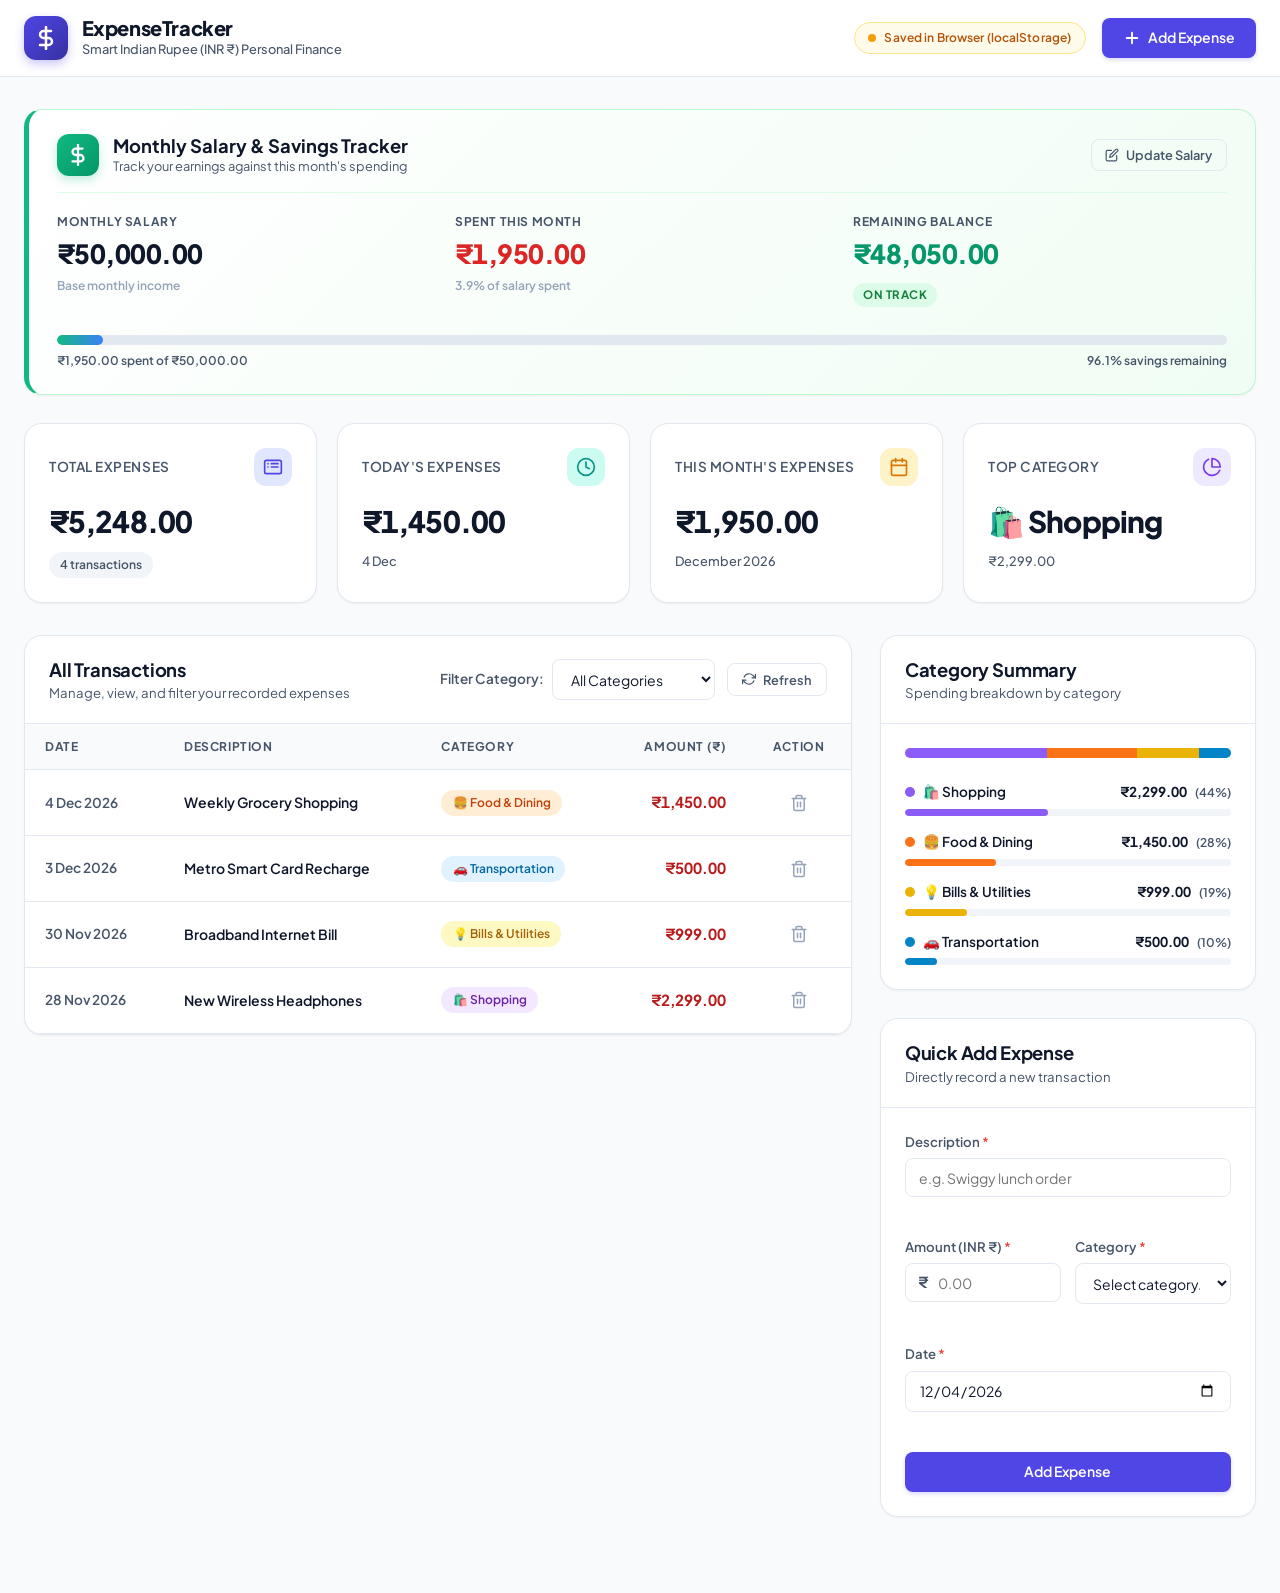
<file: docs/index.html>
<!DOCTYPE html>
<html lang="en">
<head>
    <meta charset="UTF-8">
    <meta name="viewport" content="width=device-width, initial-scale=1.0">
    <title>Expense Tracker — Personal Finance Dashboard</title>
    <!-- Google Fonts for modern typography -->
    <link rel="preconnect" href="https://fonts.googleapis.com">
    <link rel="preconnect" href="https://fonts.gstatic.com" crossorigin>
    <link href="https://fonts.googleapis.com/css2?family=Plus+Jakarta+Sans:wght@400;500;600;700;800&display=swap" rel="stylesheet">
    <link rel="stylesheet" href="css/style.css">
</head>
<body>
    <div class="app-layout">
        <!-- Top Navigation Bar -->
        <header class="navbar">
            <div class="nav-container">
                <div class="brand">
                    <div class="brand-icon">
                        <svg width="24" height="24" viewBox="0 0 24 24" fill="none" stroke="currentColor" stroke-width="2.5" stroke-linecap="round" stroke-linejoin="round">
                            <line x1="12" y1="1" x2="12" y2="23"></line>
                            <path d="M17 5H9.5a3.5 3.5 0 0 0 0 7h5a3.5 3.5 0 0 1 0 7H6"></path>
                        </svg>
                    </div>
                    <div>
                        <h1 class="brand-title">ExpenseTracker</h1>
                        <p class="brand-subtitle">Smart Indian Rupee (INR ₹) Personal Finance</p>
                    </div>
                </div>

                <div class="nav-actions">
                    <div class="memory-badge" title="Data is saved in your browser and persists across page refreshes">
                        <span class="badge-dot"></span>
                        <span>Saved in Browser (localStorage)</span>
                    </div>
                    <button class="btn btn-primary" id="openAddModalBtn" aria-label="Add Expense">
                        <svg width="18" height="18" viewBox="0 0 24 24" fill="none" stroke="currentColor" stroke-width="2.5" stroke-linecap="round" stroke-linejoin="round">
                            <line x1="12" y1="5" x2="12" y2="19"></line>
                            <line x1="5" y1="12" x2="19" y2="12"></line>
                        </svg>
                        <span>Add Expense</span>
                    </button>
                </div>
            </div>
        </header>

        <!-- Main Content Area -->
        <main class="main-container">
            <!-- Monthly Salary & Savings Tracker Card -->
            <section class="salary-card" aria-label="Monthly Salary and Savings Overview">
                <div class="salary-header">
                    <div class="salary-title-wrap">
                        <div class="salary-icon-badge">
                            <svg width="22" height="22" viewBox="0 0 24 24" fill="none" stroke="currentColor" stroke-width="2.5" stroke-linecap="round" stroke-linejoin="round">
                                <line x1="12" y1="1" x2="12" y2="23"></line>
                                <path d="M17 5H9.5a3.5 3.5 0 0 0 0 7h5a3.5 3.5 0 0 1 0 7H6"></path>
                            </svg>
                        </div>
                        <div>
                            <h2 class="salary-heading">Monthly Salary &amp; Savings Tracker</h2>
                            <p class="salary-subheading">Track your earnings against this month's spending</p>
                        </div>
                    </div>
                    <button class="btn btn-outline btn-sm salary-edit-btn" id="openSalaryModalBtn" title="Update your monthly salary">
                        <svg width="14" height="14" viewBox="0 0 24 24" fill="none" stroke="currentColor" stroke-width="2" stroke-linecap="round" stroke-linejoin="round">
                            <path d="M11 4H4a2 2 0 0 0-2 2v14a2 2 0 0 0 2 2h14a2 2 0 0 0 2-2v-7"></path>
                            <path d="M18.5 2.5a2.121 2.121 0 0 1 3 3L12 15l-4 1 1-4 9.5-9.5z"></path>
                        </svg>
                        <span>Update Salary</span>
                    </button>
                </div>

                <div class="salary-metrics-row">
                    <!-- Monthly Salary -->
                    <div class="salary-metric-block">
                        <span class="salary-metric-label">Monthly Salary</span>
                        <div class="salary-metric-value" id="displayMonthlySalary">₹50,000.00</div>
                        <span class="salary-metric-sub">Base monthly income</span>
                    </div>

                    <!-- Spent This Month -->
                    <div class="salary-metric-block">
                        <span class="salary-metric-label">Spent This Month</span>
                        <div class="salary-metric-value text-spent" id="displaySalarySpent">₹0.00</div>
                        <span class="salary-metric-sub" id="displaySpentPctLabel">0.0% of salary</span>
                    </div>

                    <!-- Remaining Balance / Savings -->
                    <div class="salary-metric-block">
                        <span class="salary-metric-label">Remaining Balance</span>
                        <div class="salary-metric-value text-remaining" id="displayRemainingSalary">₹50,000.00</div>
                        <div class="status-badge-wrap">
                            <span class="salary-status-badge badge-safe" id="salaryStatusBadge">On Track</span>
                        </div>
                    </div>
                </div>

                <!-- Salary Progress Bar -->
                <div class="salary-progress-wrapper">
                    <div class="salary-progress-bar">
                        <div class="salary-progress-fill" id="salaryProgressFill" style="width: 0%;"></div>
                    </div>
                    <div class="salary-progress-labels">
                        <span id="salaryProgressText">₹0.00 spent of ₹50,000.00</span>
                        <span id="salaryRemainingPctText">100% savings remaining</span>
                    </div>
                </div>
            </section>

            <!-- Metric Summary Cards -->
            <section class="metrics-grid" aria-label="Expense Summary Metrics">
                <!-- Card 1: Total Expenses -->
                <div class="metric-card metric-total">
                    <div class="metric-header">
                        <span class="metric-label">Total Expenses</span>
                        <div class="metric-icon total-icon">
                            <svg width="20" height="20" viewBox="0 0 24 24" fill="none" stroke="currentColor" stroke-width="2" stroke-linecap="round" stroke-linejoin="round">
                                <rect x="2" y="4" width="20" height="16" rx="2"></rect>
                                <line x1="6" y1="8" x2="6" y2="8"></line>
                                <line x1="10" y1="8" x2="18" y2="8"></line>
                                <line x1="6" y1="12" x2="6" y2="12"></line>
                                <line x1="10" y1="12" x2="18" y2="12"></line>
                            </svg>
                        </div>
                    </div>
                    <div class="metric-value" id="totalExpenses">₹0.00</div>
                    <div class="metric-footer">
                        <span class="badge badge-neutral" id="totalCountBadge">0 transactions</span>
                    </div>
                </div>

                <!-- Card 2: Today's Expenses -->
                <div class="metric-card metric-today">
                    <div class="metric-header">
                        <span class="metric-label">Today's Expenses</span>
                        <div class="metric-icon today-icon">
                            <svg width="20" height="20" viewBox="0 0 24 24" fill="none" stroke="currentColor" stroke-width="2" stroke-linecap="round" stroke-linejoin="round">
                                <circle cx="12" cy="12" r="10"></circle>
                                <polyline points="12 6 12 12 16 14"></polyline>
                            </svg>
                        </div>
                    </div>
                    <div class="metric-value" id="todayExpenses">₹0.00</div>
                    <div class="metric-footer">
                        <span class="metric-hint" id="todayDateLabel">Today</span>
                    </div>
                </div>

                <!-- Card 3: This Month's Expenses -->
                <div class="metric-card metric-month">
                    <div class="metric-header">
                        <span class="metric-label">This Month's Expenses</span>
                        <div class="metric-icon month-icon">
                            <svg width="20" height="20" viewBox="0 0 24 24" fill="none" stroke="currentColor" stroke-width="2" stroke-linecap="round" stroke-linejoin="round">
                                <rect x="3" y="4" width="18" height="18" rx="2" ry="2"></rect>
                                <line x1="16" y1="2" x2="16" y2="6"></line>
                                <line x1="8" y1="2" x2="8" y2="6"></line>
                                <line x1="3" y1="10" x2="21" y2="10"></line>
                            </svg>
                        </div>
                    </div>
                    <div class="metric-value" id="monthExpenses">₹0.00</div>
                    <div class="metric-footer">
                        <span class="metric-hint" id="currentMonthLabel">This Month</span>
                    </div>
                </div>

                <!-- Card 4: Top Category -->
                <div class="metric-card metric-category">
                    <div class="metric-header">
                        <span class="metric-label">Top Category</span>
                        <div class="metric-icon cat-icon">
                            <svg width="20" height="20" viewBox="0 0 24 24" fill="none" stroke="currentColor" stroke-width="2" stroke-linecap="round" stroke-linejoin="round">
                                <path d="M21.21 15.89A10 10 0 1 1 8 2.83"></path>
                                <path d="M22 12A10 10 0 0 0 12 2v10z"></path>
                            </svg>
                        </div>
                    </div>
                    <div class="metric-value text-truncate" id="topCategoryName">—</div>
                    <div class="metric-footer">
                        <span class="metric-hint" id="topCategoryAmount">₹0.00</span>
                    </div>
                </div>
            </section>

            <!-- Dashboard Split: Main Table & Sidebar Summary -->
            <div class="dashboard-grid">
                <!-- Left Section: Transaction Table and Filter Bar -->
                <div class="content-column">
                    <div class="card table-card">
                        <div class="card-header">
                            <div>
                                <h2 class="card-title">All Transactions</h2>
                                <p class="card-subtitle">Manage, view, and filter your recorded expenses</p>
                            </div>
                            <!-- Filter Controls -->
                            <div class="filter-controls">
                                <div class="filter-group">
                                    <label for="categoryFilter" class="filter-label">Filter Category:</label>
                                    <select id="categoryFilter" class="select-input">
                                        <option value="All">All Categories</option>
                                        <option value="Food &amp; Dining">🍔 Food &amp; Dining</option>
                                        <option value="Transportation">🚗 Transportation</option>
                                        <option value="Shopping">🛍️ Shopping</option>
                                        <option value="Entertainment">🎬 Entertainment</option>
                                        <option value="Bills &amp; Utilities">💡 Bills &amp; Utilities</option>
                                        <option value="Healthcare">💊 Healthcare</option>
                                        <option value="Education">📚 Education</option>
                                        <option value="Other">🏷️ Other</option>
                                    </select>
                                </div>
                                <button class="btn btn-outline btn-sm" id="refreshBtn" title="Refresh data">
                                    <svg width="14" height="14" viewBox="0 0 24 24" fill="none" stroke="currentColor" stroke-width="2" stroke-linecap="round" stroke-linejoin="round">
                                        <polyline points="23 4 23 10 17 10"></polyline>
                                        <polyline points="1 20 1 14 7 14"></polyline>
                                        <path d="M3.51 9a9 9 0 0 1 14.85-3.36L23 10M1 14l4.64 4.36A9 9 0 0 0 20.49 15"></path>
                                    </svg>
                                    <span>Refresh</span>
                                </button>
                            </div>
                        </div>

                        <!-- Transactions Table -->
                        <div class="table-responsive">
                            <table class="transaction-table" id="transactionTable">
                                <thead>
                                    <tr>
                                        <th>Date</th>
                                        <th>Description</th>
                                        <th>Category</th>
                                        <th class="text-right">Amount (₹)</th>
                                        <th class="text-center">Action</th>
                                    </tr>
                                </thead>
                                <tbody id="expensesTableBody">
                                    <!-- Dynamic rows loaded via app.js -->
                                </tbody>
                            </table>
                        </div>

                        <!-- Empty State Message (shown when there are no expenses) -->
                        <div class="empty-state" id="emptyState" style="display: none;">
                            <div class="empty-state-icon">
                                <svg width="48" height="48" viewBox="0 0 24 24" fill="none" stroke="currentColor" stroke-width="1.5" stroke-linecap="round" stroke-linejoin="round">
                                    <path d="M14 2H6a2 2 0 0 0-2 2v16a2 2 0 0 0 2 2h12a2 2 0 0 0 2-2V8z"></path>
                                    <polyline points="14 2 14 8 20 8"></polyline>
                                    <line x1="16" y1="13" x2="8" y2="13"></line>
                                    <line x1="16" y1="17" x2="8" y2="17"></line>
                                    <polyline points="10 9 9 9 8 9"></polyline>
                                </svg>
                            </div>
                            <h3 class="empty-state-title" id="emptyStateTitle">No Expenses Found</h3>
                            <p class="empty-state-text" id="emptyStateMessage">You haven't recorded any expenses yet. Start tracking your finances by adding your first expense!</p>
                            <button class="btn btn-primary" id="emptyAddBtn">
                                <svg width="16" height="16" viewBox="0 0 24 24" fill="none" stroke="currentColor" stroke-width="2.5" stroke-linecap="round" stroke-linejoin="round">
                                    <line x1="12" y1="5" x2="12" y2="19"></line>
                                    <line x1="5" y1="12" x2="19" y2="12"></line>
                                </svg>
                                <span>Add Your First Expense</span>
                            </button>
                        </div>
                    </div>
                </div>

                <!-- Right Section: Category-wise Expense Summary & Quick Add -->
                <div class="sidebar-column">
                    <!-- Category Breakdown Card -->
                    <div class="card">
                        <div class="card-header">
                            <div>
                                <h2 class="card-title">Category Summary</h2>
                                <p class="card-subtitle">Spending breakdown by category</p>
                            </div>
                        </div>
                        <div class="card-body">
                            <!-- Visual Progress Bar Meter -->
                            <div class="distribution-meter" id="distributionMeter" title="Overall Distribution">
                                <!-- Colored meter segments -->
                            </div>

                            <!-- Category Breakdown List -->
                            <div class="category-breakdown-list" id="categoryBreakdownList">
                                <!-- Populated dynamically -->
                            </div>
                            <div class="empty-category-hint" id="emptyCategoryHint" style="display: none;">
                                No spending data to summarize.
                            </div>
                        </div>
                    </div>

                    <!-- Quick Add Expense Card -->
                    <div class="card quick-add-card">
                        <div class="card-header">
                            <div>
                                <h2 class="card-title">Quick Add Expense</h2>
                                <p class="card-subtitle">Directly record a new transaction</p>
                            </div>
                        </div>
                        <div class="card-body">
                            <form id="quickAddForm" novalidate>
                                <div class="form-group">
                                    <label for="quickDescription">Description <span class="required">*</span></label>
                                    <input type="text" id="quickDescription" class="form-control" placeholder="e.g. Swiggy lunch order" required minlength="2" maxlength="150">
                                    <span class="field-error" id="quickDescError"></span>
                                </div>

                                <div class="form-row">
                                    <div class="form-group col-half">
                                        <label for="quickAmount">Amount (INR ₹) <span class="required">*</span></label>
                                        <div class="currency-input-wrapper">
                                            <span class="currency-prefix">₹</span>
                                            <input type="number" id="quickAmount" class="form-control with-prefix" placeholder="0.00" min="0.01" step="0.01" required>
                                        </div>
                                        <span class="field-error" id="quickAmountError"></span>
                                    </div>
                                    <div class="form-group col-half">
                                        <label for="quickCategory">Category <span class="required">*</span></label>
                                        <select id="quickCategory" class="form-control" required>
                                            <option value="">Select category...</option>
                                            <option value="Food &amp; Dining">Food &amp; Dining</option>
                                            <option value="Transportation">Transportation</option>
                                            <option value="Shopping">Shopping</option>
                                            <option value="Entertainment">Entertainment</option>
                                            <option value="Bills &amp; Utilities">Bills &amp; Utilities</option>
                                            <option value="Healthcare">Healthcare</option>
                                            <option value="Education">Education</option>
                                            <option value="Other">Other</option>
                                        </select>
                                        <span class="field-error" id="quickCategoryError"></span>
                                    </div>
                                </div>

                                <div class="form-group">
                                    <label for="quickDate">Date <span class="required">*</span></label>
                                    <input type="date" id="quickDate" class="form-control" required>
                                    <span class="field-error" id="quickDateError"></span>
                                </div>

                                <button type="submit" class="btn btn-primary btn-block" id="quickSubmitBtn">
                                    <span class="btn-text">Add Expense</span>
                                </button>
                            </form>
                        </div>
                    </div>
                </div>
            </div>
        </main>
    </div>

    <!-- Modal: Add Expense (Opens via Header "+ Add Expense" Button) -->
    <div class="modal-backdrop" id="addExpenseModal" aria-hidden="true" role="dialog">
        <div class="modal-card">
            <div class="modal-header">
                <div>
                    <h2 class="modal-title">Add New Expense</h2>
                    <p class="modal-subtitle">Enter transaction details below</p>
                </div>
                <button class="modal-close-btn" id="closeModalBtn" aria-label="Close dialog">&times;</button>
            </div>
            <form id="modalAddForm" novalidate>
                <div class="modal-body">
                    <!-- Global Form Alert (for errors) -->
                    <div class="form-alert" id="modalFormAlert" style="display: none;"></div>

                    <div class="form-group">
                        <label for="modalDescription">Description <span class="required">*</span></label>
                        <input type="text" id="modalDescription" class="form-control" placeholder="e.g. Monthly Grocery Shopping" required minlength="2" maxlength="150">
                        <span class="field-error" id="modalDescError"></span>
                    </div>

                    <div class="form-row">
                        <div class="form-group col-half">
                            <label for="modalAmount">Amount (INR ₹) <span class="required">*</span></label>
                            <div class="currency-input-wrapper">
                                <span class="currency-prefix">₹</span>
                                <input type="number" id="modalAmount" class="form-control with-prefix" placeholder="0.00" min="0.01" step="0.01" required>
                            </div>
                            <span class="field-error" id="modalAmountError"></span>
                        </div>

                        <div class="form-group col-half">
                            <label for="modalCategory">Category <span class="required">*</span></label>
                            <select id="modalCategory" class="form-control" required>
                                <option value="">Select category...</option>
                                <option value="Food &amp; Dining">🍔 Food &amp; Dining</option>
                                <option value="Transportation">🚗 Transportation</option>
                                <option value="Shopping">🛍️ Shopping</option>
                                <option value="Entertainment">🎬 Entertainment</option>
                                <option value="Bills &amp; Utilities">💡 Bills &amp; Utilities</option>
                                <option value="Healthcare">💊 Healthcare</option>
                                <option value="Education">📚 Education</option>
                                <option value="Other">🏷️ Other</option>
                            </select>
                            <span class="field-error" id="modalCategoryError"></span>
                        </div>
                    </div>

                    <div class="form-group">
                        <label for="modalDate">Date <span class="required">*</span></label>
                        <input type="date" id="modalDate" class="form-control" required>
                        <span class="field-error" id="modalDateError"></span>
                    </div>
                </div>

                <div class="modal-footer">
                    <button type="button" class="btn btn-outline" id="cancelModalBtn">Cancel</button>
                    <button type="submit" class="btn btn-primary" id="saveExpenseBtn">
                        <span class="btn-text">Save Expense</span>
                    </button>
                </div>
            </form>
        </div>
    </div>

    <!-- Modal: Confirm Delete -->
    <div class="modal-backdrop" id="deleteConfirmModal" aria-hidden="true" role="dialog">
        <div class="modal-card modal-sm">
            <div class="modal-header">
                <div>
                    <h2 class="modal-title">Delete Expense?</h2>
                    <p class="modal-subtitle">Are you sure you want to remove this transaction?</p>
                </div>
                <button class="modal-close-btn" id="closeDeleteModalBtn" aria-label="Close dialog">&times;</button>
            </div>
            <div class="modal-body">
                <div class="delete-expense-preview">
                    <div class="delete-item-title" id="deleteExpenseDesc">Description</div>
                    <div class="delete-item-amount" id="deleteExpenseAmt">₹0.00</div>
                </div>
                <p class="delete-warning-text">This expense will be permanently deleted from your browser storage.</p>
            </div>
            <div class="modal-footer">
                <button type="button" class="btn btn-outline" id="cancelDeleteBtn">Cancel</button>
                <button type="button" class="btn btn-danger" id="confirmDeleteBtn">Delete</button>
            </div>
        </div>
    </div>

    <!-- Modal: Update Monthly Salary -->
    <div class="modal-backdrop" id="updateSalaryModal" aria-hidden="true" role="dialog">
        <div class="modal-card modal-sm">
            <div class="modal-header">
                <div>
                    <h2 class="modal-title">Update Monthly Salary</h2>
                    <p class="modal-subtitle">Enter your monthly salary or income in INR (₹)</p>
                </div>
                <button class="modal-close-btn" id="closeSalaryModalBtn" aria-label="Close dialog">&times;</button>
            </div>
            <form id="salaryUpdateForm" novalidate>
                <div class="modal-body">
                    <div class="form-group">
                        <label for="inputMonthlySalary">Monthly Salary (INR ₹) <span class="required">*</span></label>
                        <div class="currency-input-wrapper">
                            <span class="currency-prefix">₹</span>
                            <input type="number" id="inputMonthlySalary" class="form-control with-prefix" placeholder="50000" min="1" step="1" required>
                        </div>
                        <span class="field-error" id="salaryInputError"></span>
                    </div>
                </div>
                <div class="modal-footer">
                    <button type="button" class="btn btn-outline" id="cancelSalaryBtn">Cancel</button>
                    <button type="submit" class="btn btn-primary" id="saveSalaryBtn">
                        <span class="btn-text">Save Salary</span>
                    </button>
                </div>
            </form>
        </div>
    </div>

    <!-- Toast Notifications Container -->
    <div class="toast-container" id="toastContainer" aria-live="polite"></div>

    <!-- localStorage-based app script (no Spring Boot backend needed) -->
    <script src="js/app.js"></script>
</body>
</html>
</file>
<file: docs/css/style.css>
/* ==========================================================================
   Expense Tracker Stylesheet
   Modern, Clean, Responsive CSS for Spring Boot Web Application
   ========================================================================== */

:root {
    /* Color Palette */
    --primary: #4f46e5;
    --primary-hover: #4338ca;
    --primary-light: #e0e7ff;
    --primary-dark: #3730a3;

    --success: #10b981;
    --success-light: #d1fae5;
    --warning: #f59e0b;
    --warning-light: #fef3c7;
    --danger: #ef4444;
    --danger-hover: #dc2626;
    --danger-light: #fee2e2;

    /* Neutrals */
    --bg-body: #f8fafc;
    --bg-card: #ffffff;
    --bg-input: #ffffff;
    --border-color: #e2e8f0;
    --border-focus: #818cf8;

    --text-primary: #0f172a;
    --text-secondary: #475569;
    --text-muted: #94a3b8;

    /* Category Specific Colors */
    --cat-food: #f97316;
    --cat-transport: #0284c7;
    --cat-shopping: #8b5cf6;
    --cat-entertainment: #ec4899;
    --cat-bills: #eab308;
    --cat-health: #059669;
    --cat-education: #2563eb;
    --cat-other: #64748b;

    /* Layout & Geometry */
    --radius-sm: 8px;
    --radius-md: 12px;
    --radius-lg: 18px;
    --radius-full: 9999px;

    --shadow-sm: 0 1px 2px 0 rgb(0 0 0 / 0.05);
    --shadow-md: 0 4px 6px -1px rgb(0 0 0 / 0.07), 0 2px 4px -2px rgb(0 0 0 / 0.07);
    --shadow-lg: 0 10px 15px -3px rgb(0 0 0 / 0.08), 0 4px 6px -4px rgb(0 0 0 / 0.04);
    --shadow-xl: 0 20px 25px -5px rgb(0 0 0 / 0.1), 0 8px 10px -6px rgb(0 0 0 / 0.1);

    --transition: all 0.2s cubic-bezier(0.4, 0, 0.2, 1);
}

/* Reset & Base Styles */
*, *::before, *::after {
    box-sizing: border-box;
    margin: 0;
    padding: 0;
}

body {
    font-family: 'Plus Jakarta Sans', -apple-system, BlinkMacSystemFont, 'Segoe UI', Roboto, Helvetica, Arial, sans-serif;
    background-color: var(--bg-body);
    color: var(--text-primary);
    line-height: 1.5;
    -webkit-font-smoothing: antialiased;
    -moz-osx-font-smoothing: grayscale;
}

/* Layout */
.app-layout {
    min-height: 100vh;
    display: flex;
    flex-direction: column;
}

/* Top Navbar */
.navbar {
    background-color: var(--bg-card);
    border-bottom: 1px solid var(--border-color);
    position: sticky;
    top: 0;
    z-index: 40;
    backdrop-filter: blur(8px);
}

.nav-container {
    max-width: 1280px;
    margin: 0 auto;
    padding: 1rem 1.5rem;
    display: flex;
    align-items: center;
    justify-content: space-between;
    gap: 1rem;
    flex-wrap: wrap;
}

.brand {
    display: flex;
    align-items: center;
    gap: 0.85rem;
}

.brand-icon {
    width: 44px;
    height: 44px;
    border-radius: var(--radius-md);
    background: linear-gradient(135deg, var(--primary) 0%, var(--primary-dark) 100%);
    color: #ffffff;
    display: flex;
    align-items: center;
    justify-content: center;
    box-shadow: 0 4px 10px rgba(79, 70, 229, 0.3);
}

.brand-title {
    font-size: 1.25rem;
    font-weight: 800;
    letter-spacing: -0.02em;
    color: var(--text-primary);
    line-height: 1.2;
}

.brand-subtitle {
    font-size: 0.8rem;
    color: var(--text-secondary);
    font-weight: 500;
}

.nav-actions {
    display: flex;
    align-items: center;
    gap: 1rem;
}

.memory-badge {
    display: inline-flex;
    align-items: center;
    gap: 0.5rem;
    padding: 0.35rem 0.85rem;
    background-color: #fffbeb;
    border: 1px solid #fde68a;
    color: #b45309;
    border-radius: var(--radius-full);
    font-size: 0.75rem;
    font-weight: 600;
    letter-spacing: 0.01em;
}

.badge-dot {
    width: 8px;
    height: 8px;
    border-radius: 50%;
    background-color: #f59e0b;
    animation: pulse 2s infinite ease-in-out;
}

@keyframes pulse {
    0%, 100% { opacity: 1; transform: scale(1); }
    50% { opacity: 0.4; transform: scale(0.85); }
}

/* Main Container */
.main-container {
    max-width: 1280px;
    width: 100%;
    margin: 0 auto;
    padding: 2rem 1.5rem 3rem 1.5rem;
    flex: 1;
}

/* ==========================================================================
   Monthly Salary & Savings Tracker Card
   ========================================================================== */
.salary-card {
    background: linear-gradient(135deg, #ffffff 0%, #f0fdf4 100%);
    border: 1px solid #bbf7d0;
    border-left: 5px solid #10b981;
    border-radius: var(--radius-lg);
    padding: 1.5rem 1.75rem;
    box-shadow: var(--shadow-sm);
    margin-bottom: 1.75rem;
    transition: var(--transition);
}

.salary-card:hover {
    box-shadow: var(--shadow-md);
}

.salary-header {
    display: flex;
    align-items: center;
    justify-content: space-between;
    gap: 1rem;
    flex-wrap: wrap;
    padding-bottom: 1rem;
    border-bottom: 1px solid #dcfce7;
}

.salary-title-wrap {
    display: flex;
    align-items: center;
    gap: 0.85rem;
}

.salary-icon-badge {
    width: 42px;
    height: 42px;
    border-radius: var(--radius-md);
    background: linear-gradient(135deg, #10b981 0%, #059669 100%);
    color: #ffffff;
    display: flex;
    align-items: center;
    justify-content: center;
    box-shadow: 0 4px 10px rgba(16, 185, 129, 0.25);
}

.salary-heading {
    font-size: 1.15rem;
    font-weight: 700;
    color: var(--text-primary);
    line-height: 1.25;
}

.salary-subheading {
    font-size: 0.8rem;
    color: var(--text-secondary);
}

.salary-edit-btn {
    border-color: #86efac;
    color: #15803d;
    background-color: #ffffff;
}

.salary-edit-btn:hover {
    background-color: #dcfce7;
    color: #166534;
    border-color: #4ade80;
}

.salary-metrics-row {
    display: grid;
    grid-template-columns: repeat(auto-fit, minmax(200px, 1fr));
    gap: 1.5rem;
    padding: 1.25rem 0;
}

.salary-metric-block {
    display: flex;
    flex-direction: column;
    gap: 0.2rem;
}

.salary-metric-label {
    font-size: 0.75rem;
    font-weight: 700;
    text-transform: uppercase;
    letter-spacing: 0.05em;
    color: var(--text-secondary);
}

.salary-metric-value {
    font-size: 1.65rem;
    font-weight: 800;
    color: var(--text-primary);
    letter-spacing: -0.02em;
    font-variant-numeric: tabular-nums;
}

.salary-metric-value.text-spent {
    color: #dc2626;
}

.salary-metric-value.text-remaining {
    color: #059669;
}

.salary-metric-value.text-overbudget {
    color: #b91c1c;
}

.salary-metric-sub {
    font-size: 0.75rem;
    color: var(--text-muted);
    font-weight: 600;
}

.status-badge-wrap {
    margin-top: 0.25rem;
}

.salary-status-badge {
    display: inline-block;
    padding: 0.2rem 0.65rem;
    border-radius: var(--radius-full);
    font-size: 0.72rem;
    font-weight: 700;
    text-transform: uppercase;
    letter-spacing: 0.04em;
}

.salary-status-badge.badge-safe {
    background-color: #dcfce7;
    color: #15803d;
}

.salary-status-badge.badge-warning {
    background-color: #fef3c7;
    color: #b45309;
}

.salary-status-badge.badge-danger {
    background-color: #fee2e2;
    color: #b91c1c;
}

.salary-progress-wrapper {
    margin-top: 0.5rem;
}

.salary-progress-bar {
    height: 10px;
    background-color: #e2e8f0;
    border-radius: var(--radius-full);
    overflow: hidden;
}

.salary-progress-fill {
    height: 100%;
    border-radius: var(--radius-full);
    background: linear-gradient(90deg, #10b981 0%, #3b82f6 100%);
    transition: width 0.4s ease, background-color 0.4s ease;
}

.salary-progress-labels {
    display: flex;
    justify-content: space-between;
    font-size: 0.75rem;
    font-weight: 600;
    color: var(--text-secondary);
    margin-top: 0.45rem;
}

/* Metrics Grid (Summary Cards) */
.metrics-grid {
    display: grid;
    grid-template-columns: repeat(auto-fit, minmax(240px, 1fr));
    gap: 1.25rem;
    margin-bottom: 2rem;
}

.metric-card {
    background-color: var(--bg-card);
    border: 1px solid var(--border-color);
    border-radius: var(--radius-lg);
    padding: 1.5rem;
    box-shadow: var(--shadow-sm);
    transition: var(--transition);
    position: relative;
    overflow: hidden;
}

.metric-card:hover {
    transform: translateY(-2px);
    box-shadow: var(--shadow-md);
}

.metric-header {
    display: flex;
    align-items: center;
    justify-content: space-between;
    margin-bottom: 0.85rem;
}

.metric-label {
    font-size: 0.85rem;
    font-weight: 600;
    color: var(--text-secondary);
    text-transform: uppercase;
    letter-spacing: 0.04em;
}

.metric-icon {
    width: 38px;
    height: 38px;
    border-radius: var(--radius-md);
    display: flex;
    align-items: center;
    justify-content: center;
}

.total-icon {
    background-color: var(--primary-light);
    color: var(--primary);
}

.today-icon {
    background-color: #ccfbf1;
    color: #0d9488;
}

.month-icon {
    background-color: #fef3c7;
    color: #d97706;
}

.cat-icon {
    background-color: #ede9fe;
    color: #7c3aed;
}

.metric-value {
    font-size: 1.85rem;
    font-weight: 800;
    color: var(--text-primary);
    letter-spacing: -0.03em;
    margin-bottom: 0.5rem;
    font-variant-numeric: tabular-nums;
}

.metric-footer {
    display: flex;
    align-items: center;
    font-size: 0.8rem;
    color: var(--text-muted);
}

.metric-hint {
    font-weight: 500;
    color: var(--text-secondary);
}

/* Dashboard Grid (Split Layout) */
.dashboard-grid {
    display: grid;
    grid-template-columns: 2.2fr 1fr;
    gap: 1.75rem;
    align-items: start;
}

@media (max-width: 1024px) {
    .dashboard-grid {
        grid-template-columns: 1fr;
    }
}

/* Cards Generic */
.card {
    background-color: var(--bg-card);
    border: 1px solid var(--border-color);
    border-radius: var(--radius-lg);
    box-shadow: var(--shadow-sm);
    overflow: hidden;
    margin-bottom: 1.75rem;
}

.card-header {
    padding: 1.25rem 1.5rem;
    border-bottom: 1px solid var(--border-color);
    display: flex;
    align-items: center;
    justify-content: space-between;
    flex-wrap: wrap;
    gap: 1rem;
}

.card-title {
    font-size: 1.15rem;
    font-weight: 700;
    color: var(--text-primary);
    letter-spacing: -0.01em;
}

.card-subtitle {
    font-size: 0.825rem;
    color: var(--text-secondary);
}

.card-body {
    padding: 1.5rem;
}

/* Filter Controls */
.filter-controls {
    display: flex;
    align-items: center;
    gap: 0.75rem;
    flex-wrap: wrap;
}

.filter-group {
    display: flex;
    align-items: center;
    gap: 0.5rem;
}

.filter-label {
    font-size: 0.85rem;
    font-weight: 600;
    color: var(--text-secondary);
}

.select-input, .form-control {
    padding: 0.6rem 0.85rem;
    font-size: 0.875rem;
    font-family: inherit;
    border: 1px solid var(--border-color);
    border-radius: var(--radius-sm);
    background-color: var(--bg-input);
    color: var(--text-primary);
    transition: var(--transition);
    outline: none;
    width: 100%;
}

.select-input {
    width: auto;
    min-width: 160px;
    cursor: pointer;
}

.select-input:focus, .form-control:focus {
    border-color: var(--border-focus);
    box-shadow: 0 0 0 3px rgba(99, 102, 241, 0.15);
}

/* Table Styles */
.table-responsive {
    width: 100%;
    overflow-x: auto;
}

.transaction-table {
    width: 100%;
    border-collapse: collapse;
    text-align: left;
    font-size: 0.875rem;
}

.transaction-table th {
    background-color: #f8fafc;
    color: var(--text-secondary);
    font-weight: 700;
    font-size: 0.75rem;
    text-transform: uppercase;
    letter-spacing: 0.05em;
    padding: 0.85rem 1.25rem;
    border-bottom: 1px solid var(--border-color);
}

.transaction-table td {
    padding: 1rem 1.25rem;
    border-bottom: 1px solid var(--border-color);
    vertical-align: middle;
}

.transaction-table tbody tr {
    transition: var(--transition);
}

.transaction-table tbody tr:hover {
    background-color: #f9fafb;
}

.text-right {
    text-align: right;
}

.text-center {
    text-align: center;
}

.date-cell {
    font-weight: 600;
    color: var(--text-secondary);
    white-space: nowrap;
    font-size: 0.85rem;
}

.desc-cell {
    font-weight: 600;
    color: var(--text-primary);
    max-width: 260px;
}

.amount-cell {
    font-weight: 700;
    font-size: 0.95rem;
    color: #b91c1c; /* Crimson tone for expenses */
    white-space: nowrap;
    font-variant-numeric: tabular-nums;
}

/* Category Badges */
.badge {
    display: inline-flex;
    align-items: center;
    gap: 0.35rem;
    padding: 0.25rem 0.7rem;
    border-radius: var(--radius-full);
    font-size: 0.75rem;
    font-weight: 600;
    white-space: nowrap;
}

.badge-neutral {
    background-color: #f1f5f9;
    color: var(--text-secondary);
}

.badge-food {
    background-color: #ffedd5;
    color: #c2410c;
}

.badge-transport {
    background-color: #e0f2fe;
    color: #0369a1;
}

.badge-shopping {
    background-color: #f3e8ff;
    color: #6b21a8;
}

.badge-entertainment {
    background-color: #fce7f3;
    color: #be185d;
}

.badge-bills {
    background-color: #fef9c3;
    color: #a16207;
}

.badge-health {
    background-color: #d1fae5;
    color: #047857;
}

.badge-education {
    background-color: #dbeafe;
    color: #1d4ed8;
}

.badge-other {
    background-color: #f1f5f9;
    color: #475569;
}

/* Empty State Message */
.empty-state {
    padding: 4rem 2rem;
    text-align: center;
    display: flex;
    flex-direction: column;
    align-items: center;
    justify-content: center;
}

.empty-state-icon {
    width: 80px;
    height: 80px;
    border-radius: 50%;
    background-color: #f1f5f9;
    color: var(--text-muted);
    display: flex;
    align-items: center;
    justify-content: center;
    margin-bottom: 1.25rem;
}

.empty-state-title {
    font-size: 1.25rem;
    font-weight: 700;
    color: var(--text-primary);
    margin-bottom: 0.5rem;
}

.empty-state-text {
    font-size: 0.9rem;
    color: var(--text-secondary);
    max-width: 400px;
    margin-bottom: 1.5rem;
}

/* Distribution Meter (visual proportion bar) */
.distribution-meter {
    height: 10px;
    border-radius: var(--radius-full);
    background-color: #f1f5f9;
    display: flex;
    overflow: hidden;
    margin-bottom: 1.5rem;
}

.meter-segment {
    height: 100%;
    transition: width 0.4s ease;
}

/* Category Breakdown List */
.category-breakdown-list {
    display: flex;
    flex-direction: column;
    gap: 1rem;
}

.category-item {
    display: flex;
    flex-direction: column;
    gap: 0.4rem;
}

.category-item-top {
    display: flex;
    align-items: center;
    justify-content: space-between;
    font-size: 0.85rem;
}

.category-item-name {
    font-weight: 600;
    color: var(--text-primary);
    display: flex;
    align-items: center;
    gap: 0.5rem;
}

.category-dot {
    width: 10px;
    height: 10px;
    border-radius: 50%;
    display: inline-block;
}

.category-item-val {
    font-weight: 700;
    font-variant-numeric: tabular-nums;
    color: var(--text-primary);
}

.category-item-pct {
    font-size: 0.75rem;
    font-weight: 600;
    color: var(--text-secondary);
    margin-left: 0.4rem;
}

.progress-track {
    height: 7px;
    background-color: #f1f5f9;
    border-radius: var(--radius-full);
    overflow: hidden;
}

.progress-fill {
    height: 100%;
    border-radius: var(--radius-full);
    transition: width 0.4s ease;
}

.empty-category-hint {
    text-align: center;
    color: var(--text-muted);
    font-size: 0.875rem;
    padding: 1.5rem 0;
}

/* Forms */
.form-group {
    margin-bottom: 1.15rem;
}

.form-group label {
    display: block;
    font-size: 0.825rem;
    font-weight: 600;
    color: var(--text-secondary);
    margin-bottom: 0.4rem;
}

.required {
    color: var(--danger);
}

.form-row {
    display: flex;
    gap: 0.85rem;
}

.col-half {
    flex: 1;
}

.currency-input-wrapper {
    position: relative;
    display: flex;
    align-items: center;
}

.currency-prefix {
    position: absolute;
    left: 0.85rem;
    font-weight: 700;
    color: var(--text-secondary);
    pointer-events: none;
    font-size: 0.95rem;
}

.with-prefix {
    padding-left: 2rem;
}

.field-error {
    display: block;
    font-size: 0.75rem;
    font-weight: 600;
    color: var(--danger);
    margin-top: 0.35rem;
    min-height: 1rem;
}

.form-control.is-invalid {
    border-color: var(--danger);
    background-color: #fffafb;
}

.form-alert {
    padding: 0.75rem 1rem;
    border-radius: var(--radius-sm);
    background-color: var(--danger-light);
    color: #991b1b;
    font-size: 0.825rem;
    font-weight: 600;
    margin-bottom: 1rem;
}

/* Buttons */
.btn {
    display: inline-flex;
    align-items: center;
    justify-content: center;
    gap: 0.45rem;
    padding: 0.65rem 1.25rem;
    font-size: 0.875rem;
    font-weight: 600;
    font-family: inherit;
    border-radius: var(--radius-sm);
    border: 1px solid transparent;
    cursor: pointer;
    transition: var(--transition);
    text-decoration: none;
    line-height: 1.25;
}

.btn-primary {
    background-color: var(--primary);
    color: #ffffff;
    box-shadow: 0 2px 4px rgba(79, 70, 229, 0.2);
}

.btn-primary:hover {
    background-color: var(--primary-hover);
    box-shadow: 0 4px 8px rgba(79, 70, 229, 0.3);
}

.btn-outline {
    background-color: transparent;
    border-color: var(--border-color);
    color: var(--text-secondary);
}

.btn-outline:hover {
    background-color: #f1f5f9;
    color: var(--text-primary);
}

.btn-danger {
    background-color: var(--danger);
    color: #ffffff;
}

.btn-danger:hover {
    background-color: var(--danger-hover);
}

.btn-sm {
    padding: 0.45rem 0.85rem;
    font-size: 0.8rem;
}

.btn-block {
    width: 100%;
}

.btn-icon-danger {
    background: transparent;
    border: 1px solid transparent;
    color: var(--text-muted);
    padding: 0.4rem;
    border-radius: var(--radius-sm);
    cursor: pointer;
    transition: var(--transition);
    display: inline-flex;
    align-items: center;
    justify-content: center;
}

.btn-icon-danger:hover {
    background-color: var(--danger-light);
    color: var(--danger);
}

/* Modals */
.modal-backdrop {
    position: fixed;
    inset: 0;
    background-color: rgba(15, 23, 42, 0.55);
    backdrop-filter: blur(4px);
    display: flex;
    align-items: center;
    justify-content: center;
    padding: 1.25rem;
    z-index: 50;
    opacity: 0;
    visibility: hidden;
    transition: opacity 0.2s ease, visibility 0.2s ease;
}

.modal-backdrop.show {
    opacity: 1;
    visibility: visible;
}

.modal-card {
    background-color: var(--bg-card);
    border-radius: var(--radius-lg);
    width: 100%;
    max-width: 520px;
    box-shadow: var(--shadow-xl);
    overflow: hidden;
    transform: translateY(12px) scale(0.98);
    transition: transform 0.25s cubic-bezier(0.16, 1, 0.3, 1);
}

.modal-backdrop.show .modal-card {
    transform: translateY(0) scale(1);
}

.modal-sm {
    max-width: 420px;
}

.modal-header {
    padding: 1.25rem 1.5rem;
    border-bottom: 1px solid var(--border-color);
    display: flex;
    align-items: flex-start;
    justify-content: space-between;
}

.modal-title {
    font-size: 1.2rem;
    font-weight: 700;
    color: var(--text-primary);
}

.modal-subtitle {
    font-size: 0.825rem;
    color: var(--text-secondary);
}

.modal-close-btn {
    background: transparent;
    border: none;
    font-size: 1.5rem;
    line-height: 1;
    color: var(--text-muted);
    cursor: pointer;
    padding: 0.2rem;
    border-radius: var(--radius-sm);
    transition: var(--transition);
}

.modal-close-btn:hover {
    color: var(--text-primary);
}

.modal-body {
    padding: 1.5rem;
}

.modal-footer {
    padding: 1rem 1.5rem;
    border-top: 1px solid var(--border-color);
    display: flex;
    align-items: center;
    justify-content: flex-end;
    gap: 0.75rem;
    background-color: #f8fafc;
}

.delete-expense-preview {
    background-color: #f8fafc;
    border: 1px solid var(--border-color);
    border-radius: var(--radius-sm);
    padding: 1rem;
    margin-bottom: 1rem;
}

.delete-item-title {
    font-weight: 700;
    color: var(--text-primary);
    font-size: 0.95rem;
}

.delete-item-amount {
    font-size: 1.2rem;
    font-weight: 800;
    color: var(--danger);
    margin-top: 0.25rem;
}

.delete-warning-text {
    font-size: 0.85rem;
    color: var(--text-secondary);
}

/* Toast Notifications */
.toast-container {
    position: fixed;
    bottom: 1.5rem;
    right: 1.5rem;
    display: flex;
    flex-direction: column;
    gap: 0.75rem;
    z-index: 60;
    pointer-events: none;
}

.toast {
    pointer-events: auto;
    background-color: var(--bg-card);
    border: 1px solid var(--border-color);
    border-radius: var(--radius-md);
    padding: 0.85rem 1.25rem;
    box-shadow: var(--shadow-lg);
    display: flex;
    align-items: center;
    gap: 0.75rem;
    min-width: 280px;
    max-width: 420px;
    font-size: 0.875rem;
    font-weight: 600;
    color: var(--text-primary);
    transform: translateY(10px);
    opacity: 0;
    animation: toastIn 0.3s cubic-bezier(0.16, 1, 0.3, 1) forwards;
}

@keyframes toastIn {
    to {
        transform: translateY(0);
        opacity: 1;
    }
}

.toast.toast-success {
    border-left: 4px solid var(--success);
}

.toast.toast-error {
    border-left: 4px solid var(--danger);
}

.toast.toast-info {
    border-left: 4px solid var(--primary);
}

.toast-icon {
    display: flex;
    align-items: center;
    justify-content: center;
}

.toast.toast-success .toast-icon { color: var(--success); }
.toast.toast-error .toast-icon { color: var(--danger); }
.toast.toast-info .toast-icon { color: var(--primary); }

/* Utilities */
.text-truncate {
    overflow: hidden;
    text-overflow: ellipsis;
    white-space: nowrap;
}

/* Responsive Breakpoints */
@media (max-width: 768px) {
    .nav-container {
        flex-direction: column;
        align-items: flex-start;
    }

    .nav-actions {
        width: 100%;
        justify-content: space-between;
    }

    .form-row {
        flex-direction: column;
        gap: 0;
    }

    .card-header {
        flex-direction: column;
        align-items: flex-start;
    }

    .filter-controls {
        width: 100%;
        justify-content: space-between;
    }

    .select-input {
        width: 100%;
    }
}
</file>
